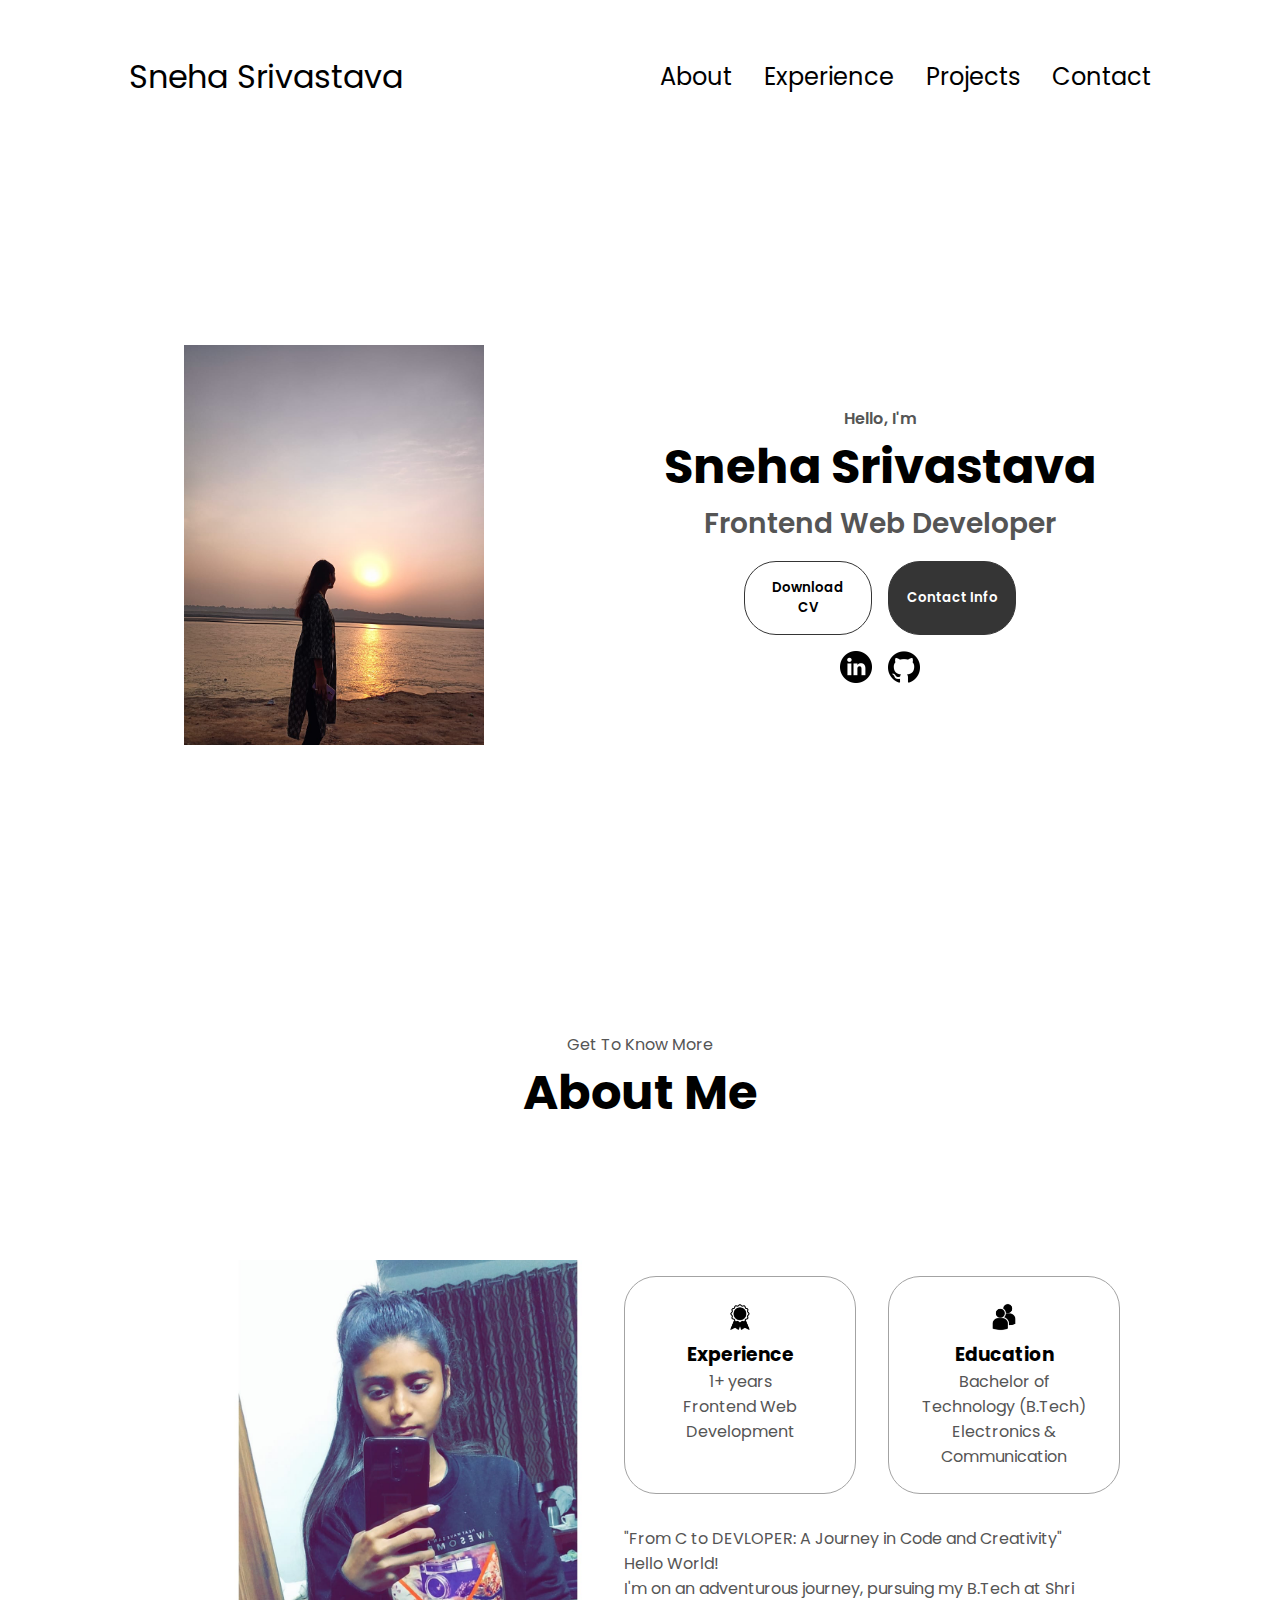
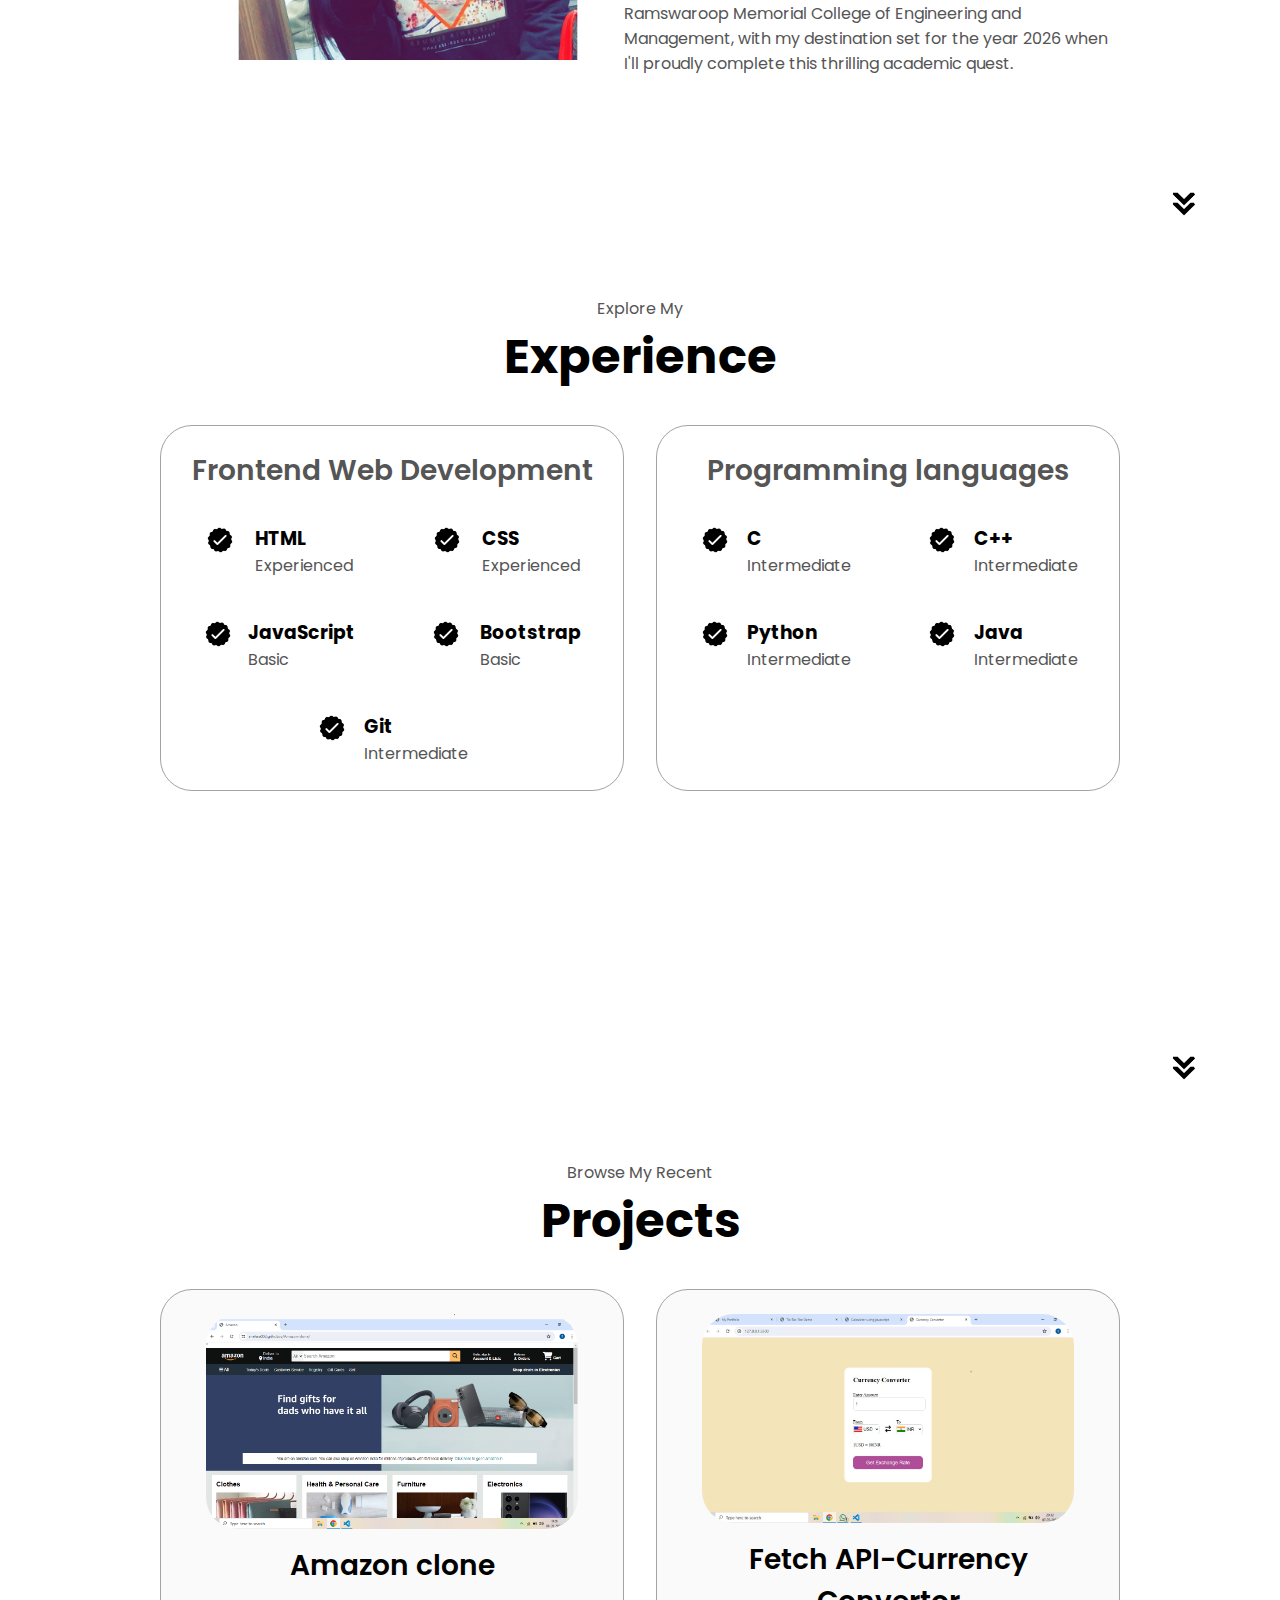
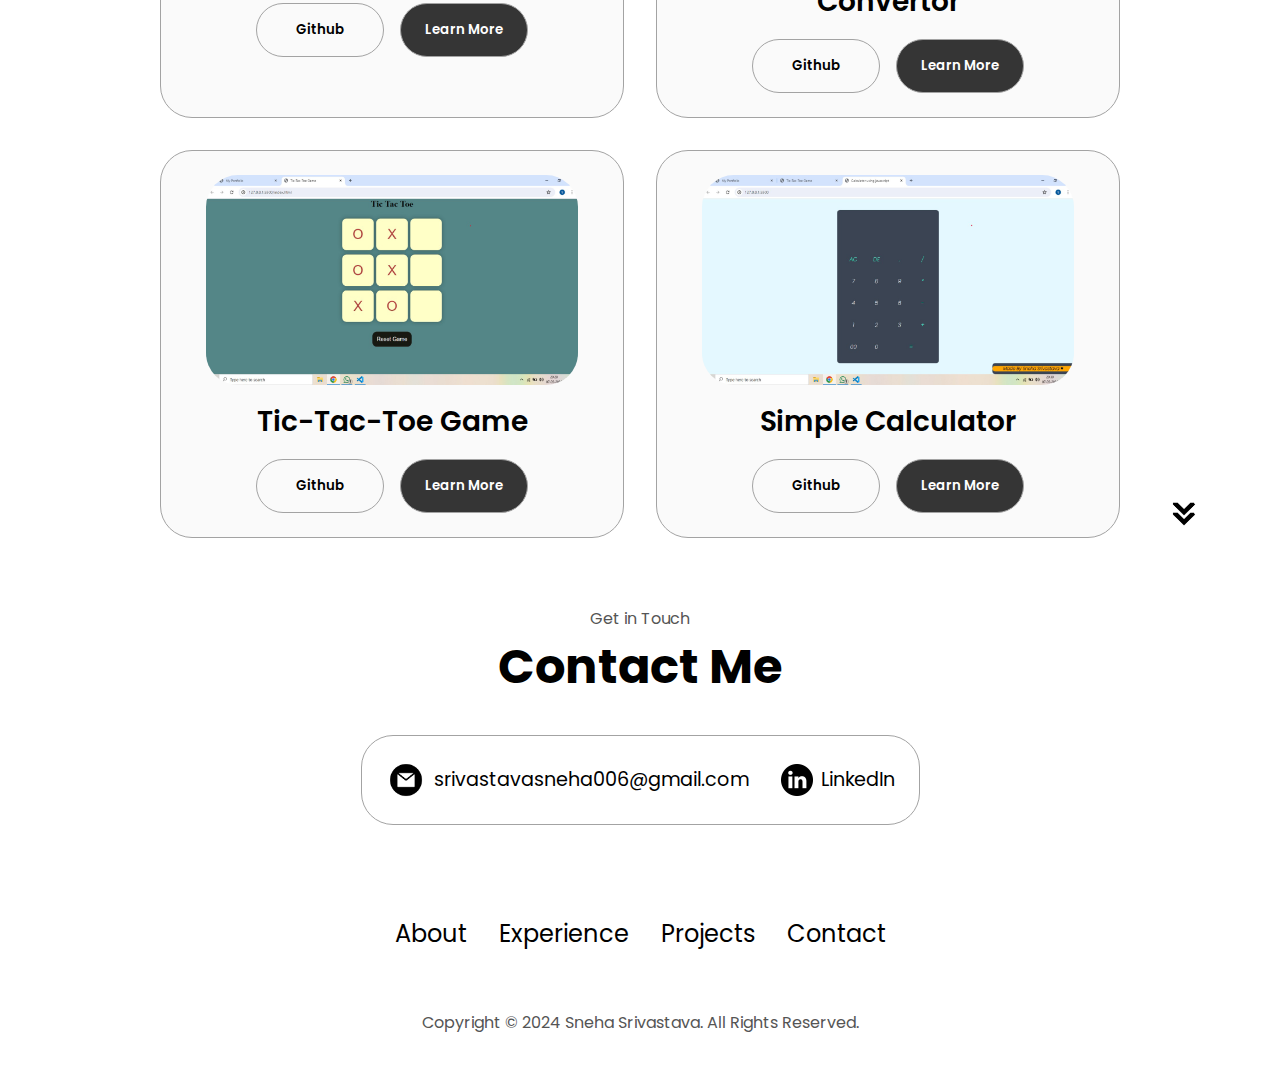
<file: index.html>
<!DOCTYPE html>
<html lang="en">
  <head>
    <meta charset="UTF-8" />
    <meta http-equiv="X-UA-Compatible" content="IE=edge" />
    <meta name="viewport" content="width=device-width, initial-scale=1.0" />
    <title>My Portfolio</title>
    <link rel="stylesheet" href="style.css" />
    <link rel="stylesheet" href="mediaqueries.css" />
  </head>
  <body>
    <nav id="desktop-nav">
      <div class="logo">Sneha Srivastava</div>
      <div>
        <ul class="nav-links">
          <li><a href="#about">About</a></li>
          <li><a href="#experience">Experience</a></li>
          <li><a href="#projects">Projects</a></li>
          <li><a href="#contact">Contact</a></li>
        </ul>
      </div>
    </nav>
    <nav id="hamburger-nav">
      <div class="logo">Sneha Srivastava</div>
      <div class="hamburger-menu">
        <div class="hamburger-icon" onclick="toggleMenu()">
          <span></span>
          <span></span>
          <span></span>
        </div>
        <div class="menu-links">
          <li><a href="#about" onclick="toggleMenu()">About</a></li>
          <li><a href="#experience" onclick="toggleMenu()">Experience</a></li>
          <li><a href="#projects" onclick="toggleMenu()">Projects</a></li>
          <li><a href="#contact" onclick="toggleMenu()">Contact</a></li>
        </div>
      </div>
    </nav>
    <section id="profile">
      <div class="section__pic-container">
        <img src="./assets/profile-pic.png" alt="Sneha Srivastava profile picture" />
      </div>
      <div class="section__text">
        <p class="section__text__p1">Hello, I'm</p>
        <h1 class="title">Sneha Srivastava</h1>
        <p class="section__text__p2">Frontend Web Developer</p>
        <div class="btn-container">
          <button
            class="btn btn-color-2"
            onclick="window.open('./assets/Sneha_Resume.pdf')"
          >
            Download CV
          </button>
          <button class="btn btn-color-1" onclick="location.href='./#contact'">
            Contact Info
          </button>
        </div>
        <div id="socials-container">
          <img
            src="./assets/linkedin.png"
            alt="My LinkedIn profile"
            class="icon"
            onclick="location.href='https://www.linkedin.com/in/sneha-srivastava-4b641a255/'"
          />
          <img
            src="./assets/github.png"
            alt="My Github profile"
            class="icon"
            onclick="location.href='https://github.com/snehaa002'"
          />
        </div>
      </div>
    </section>
    <section id="about">
      <p class="section__text__p1">Get To Know More</p>
      <h1 class="title">About Me</h1>
      <div class="section-container">
        <div class="section__pic-container">
          <img
            src="./assets/about-pic.png"
            alt="Profile picture"
            class="about-pic"
          />
        </div>
        <div class="about-details-container">
          <div class="about-containers">
            <div class="details-container">
              <img
                src="./assets/experience.png"
                alt="Experience icon"
                class="icon"
              />
              <h3>Experience</h3>
              <p>1+ years <br />Frontend Web Development</p>
            </div>
            <div class="details-container">
              <img
                src="./assets/education.png"
                alt="Education icon"
                class="icon"
              />
              <h3>Education</h3>
              <p>Bachelor of Technology (B.Tech) <br />Electronics & Communication</p>
            </div>
          </div>
          <div class="text-container">
            <p>
              "From C to DEVLOPER: A Journey in Code and Creativity"<br>
              Hello World! <br>
              I'm on an adventurous journey, pursuing my B.Tech at Shri Ramswaroop Memorial College 
              of Engineering and Management, with my destination set for the year 
              2026 when I'll proudly complete this thrilling academic quest. 
            </p>
          </div>
        </div>
      </div>
      <img
        src="./assets/arrow.png"
        alt="Arrow icon"
        class="icon arrow"
        onclick="location.href='./#experience'"
      />
    </section>
    <section id="experience">
      <p class="section__text__p1">Explore My</p>
      <h1 class="title">Experience</h1>
      <div class="experience-details-container">
        <div class="about-containers">
          <div class="details-container">
            <h2 class="experience-sub-title">Frontend Web Development</h2>
            <div class="article-container">
              <article>
                <img
                  src="./assets/checkmark.png"
                  alt="Experience icon"
                  class="icon"
                />
                <div>
                  <h3>HTML</h3>
                  <p>Experienced</p>
                </div>
              </article>
              <article>
                <img
                  src="./assets/checkmark.png"
                  alt="Experience icon"
                  class="icon"
                />
                <div>
                  <h3>CSS</h3>
                  <p>Experienced</p>
                </div>
              </article>
              <article>
                <img
                  src="./assets/checkmark.png"
                  alt="Experience icon"
                  class="icon"
                />
                <div>
                  <h3>JavaScript</h3>
                  <p>Basic</p>
                </div>
              </article>
              <article>
                <img
                  src="./assets/checkmark.png"
                  alt="Experience icon"
                  class="icon"
                />
                <div>
                  <h3>Bootstrap</h3>
                  <p>Basic</p>
                </div>
              </article>
              <article>
                <img
                  src="./assets/checkmark.png"
                  alt="Experience icon"
                  class="icon"
                />
                <div>
                  <h3>Git</h3>
                  <p>Intermediate</p>
                </div>
              </article>
            </div>
          </div>
          <div class="details-container">
            <h2 class="experience-sub-title">Programming languages</h2>
            <div class="article-container">
              <article>
                <img
                  src="./assets/checkmark.png"
                  alt="Experience icon"
                  class="icon"
                />
                <div>
                  <h3>C</h3>
                  <p>Intermediate</p>
                </div>
              </article>
              <article>
                <img
                  src="./assets/checkmark.png"
                  alt="Experience icon"
                  class="icon"
                />
                <div>
                  <h3>C++</h3>
                  <p>Intermediate</p>
                </div>
              </article>
              <article>
                <img
                  src="./assets/checkmark.png"
                  alt="Experience icon"
                  class="icon"
                />
                <div>
                  <h3>Python</h3>
                  <p>Intermediate</p>
                </div>
              </article>
              <article>
                <img
                  src="./assets/checkmark.png"
                  alt="Experience icon"
                  class="icon"
                />
                <div>
                  <h3>Java</h3>
                  <p>Intermediate</p>
                </div>
              </article>
            </div>
          </div>
        </div>
      </div>
      <img
        src="./assets/arrow.png"
        alt="Arrow icon"
        class="icon arrow"
        onclick="location.href='./#projects'"
      />
    </section>
    <section id="projects">
      <p class="section__text__p1">Browse My Recent</p>
      <h1 class="title">Projects</h1>
      <div class="experience-details-container">
        <div class="about-containers">
          <div class="details-container color-container">
            <div class="article-container">
              <img
                src="./assets/project-1.png"
                alt="Project 1"
                class="project-img"
              />
            </div>
            <h2 class="experience-sub-title project-title">Amazon clone</h2>
            <div class="btn-container">
              <button
                class="btn btn-color-2 project-btn"
                onclick="location.href='https://github.com/snehaa002/Amazon-clone/tree/master'"
              >
                Github
              </button>
              <button
                class="btn btn-color-1 project-btn-1"
                onclick="location.href='https://snehaa002.github.io/Amazon-clone/'"
              >
               Learn More 
              </button>
            </div>
          </div>
          <div class="details-container color-container">
            <div class="article-container">
              <img
                src="./assets/project-2.png"
                alt="Project 2"
                class="project-img"
              />
            </div>
            <h2 class="experience-sub-title project-title">Fetch API-Currency Convertor</h2>
            <div class="btn-container">
              <button
                class="btn btn-color-2 project-btn"
                onclick="location.href='https://github.com/snehaa002/Fetch-API-Currency-Convertor/tree/master'"
              >
                Github
              </button>
              <button
                class="btn btn-color-1 project-btn-1"
                onclick="location.href='https://snehaa002.github.io/Fetch-API-Currency-Convertor/'"
              >
                Learn More 
              </button>
            </div>
          </div>
          <div class="details-container color-container">
            <div class="article-container">
              <img
                src="./assets/project-3.png"
                alt="Project 3"
                class="project-img"
              />
            </div>
            <h2 class="experience-sub-title project-title">Tic-Tac-Toe Game</h2>
            <div class="btn-container">
              <button
                class="btn btn-color-2 project-btn"
                onclick="location.href='https://github.com/snehaa002/Tic-Tac-Toe-Game/tree/master'"
              >
                Github
              </button>
              <button
                class="btn btn-color-1 project-btn-1"
                onclick="location.href='https://snehaa002.github.io/Tic-Tac-Toe-Game/'"
              >
                Learn More 
              </button>
            </div>
          </div>
          <div class="details-container color-container">
            <div class="article-container">
              <img
                src="./assets/project-4.png"
                alt="Project 4"
                class="project-img"
              />
            </div>
            <h2 class="experience-sub-title project-title">Simple Calculator</h2>
            <div class="btn-container">
              <button
                class="btn btn-color-2 project-btn"
                onclick="location.href='https://github.com/snehaa002/Simple-Calculator/tree/master'"
              >
                Github
              </button>
              <button
                class="btn btn-color-1 project-btn-1"
                onclick="location.href='https://snehaa002.github.io/Simple-Calculator/'"
              >
                Learn More 
              </button>
            </div>
          </div>
        </div>
      </div>
      <img
        src="./assets/arrow.png"
        alt="Arrow icon"
        class="icon arrow"
        onclick="location.href='./#contact'"
      />
    </section>
    <section id="contact">
      <p class="section__text__p1">Get in Touch</p>
      <h1 class="title">Contact Me</h1>
      <div class="contact-info-upper-container">
        <div class="contact-info-container">
          <img
            src="./assets/email.png"
            alt="Email icon"
            class="icon contact-icon email-icon"
          />
          <p><a href="mailto:srivastavasneha006@gmail.com">srivastavasneha006@gmail.com</a></p>
        </div>
        <div class="contact-info-container">
          <img
            src="./assets/linkedin.png"
            alt="LinkedIn icon"
            class="icon contact-icon"
          />
          <p><a href="https://www.linkedin.com/in/sneha-srivastava-4b641a255/">LinkedIn</a></p>
        </div>
      </div>
    </section>
    <footer>
      <nav>
        <div class="nav-links-container">
          <ul class="nav-links">
            <li><a href="#about">About</a></li>
            <li><a href="#experience">Experience</a></li>
            <li><a href="#projects">Projects</a></li>
            <li><a href="#contact">Contact</a></li>
          </ul>
        </div>
      </nav>
      <p>Copyright &#169; 2024 Sneha Srivastava. All Rights Reserved.</p>
    </footer>
    <script src="script.js"></script>
  </body>
</html>
</file>
<file: style.css>
/* GENERAL */

@import url("https://fonts.googleapis.com/css2?family=Poppins:wght@300;400;500;600&display=swap");

* {
  margin: 0;
  padding: 0;
}

body {
  font-family: "Poppins", sans-serif;
}

html {
  scroll-behavior: smooth;
}

p {
  color: rgb(85, 85, 85);
}

/* TRANSITION */

a,
.btn {
  transition: all 300ms ease;
}

/* DESKTOP NAV */

nav,
.nav-links {
  display: flex;
}

nav {
  justify-content: space-around;
  align-items: center;
  height: 17vh;
}

.nav-links {
  gap: 2rem;
  list-style: none;
  font-size: 1.5rem;
}

a {
  color: black;
  text-decoration: none;
  text-decoration-color: white;
}

a:hover {
  color: grey;
  text-decoration: underline;
  text-underline-offset: 1rem;
  text-decoration-color: rgb(181, 181, 181);
}

.logo {
  font-size: 2rem;
}

.logo:hover {
  cursor: default;
}

/* HAMBURGER MENU */

#hamburger-nav {
  display: none;
}

.hamburger-menu {
  position: relative;
  display: inline-block;
}

.hamburger-icon {
  display: flex;
  flex-direction: column;
  justify-content: space-between;
  height: 24px;
  width: 30px;
  cursor: pointer;
}

.hamburger-icon span {
  width: 100%;
  height: 2px;
  background-color: black;
  transition: all 0.3 ease-in-out;
}

.menu-links {
  position: absolute;
  top: 100%;
  right: 0;
  background-color: white;
  width: fit-content;
  max-height: 0;
  overflow: hidden;
  transition: all 0.3 ease-in-out;
}

.menu-links a {
  display: block;
  padding: 10px;
  text-align: center;
  font-size: 1.5rem;
  color: black;
  text-decoration: none;
  transition: all 0.3 ease-in-out;
}

.menu-links li {
  list-style: none;
}

.menu-links.open {
  max-height: 300px;
}

.hamburger-icon.open span:first-child {
  transform: rotate(45deg) translate(10px, 5px);
}

.hamburger-icon.open span:nth-child(2) {
  opacity: 0;
}

.hamburger-icon.open span:last-child {
  transform: rotate(-45deg) translate(10px, -5px);
}

.hamburger-icon span:first-child {
  transform: none;
}

.hamburger-icon span:first-child {
  opacity: 1;
}

.hamburger-icon span:first-child {
  transform: none;
}

/* SECTIONS */

section {
  padding-top: 4vh;
  height: 96vh;
  margin: 0 10rem;
  box-sizing: border-box;
  min-height: fit-content;
}

.section-container {
  display: flex;
}

/* PROFILE SECTION */

#profile {
  display: flex;
  justify-content: center;
  gap: 5rem;
  height: 80vh;
}

.section__pic-container {
  display: flex;
  height: 400px;
  width: 400px;
  margin: auto 0;
}

.section__text {
  align-self: center;
  text-align: center;
}

.section__text p {
  font-weight: 600;
}

.section__text__p1 {
  text-align: center;
}

.section__text__p2 {
  font-size: 1.75rem;
  margin-bottom: 1rem;
}

.title {
  font-size: 3rem;
  text-align: center;
}

#socials-container {
  display: flex;
  justify-content: center;
  margin-top: 1rem;
  gap: 1rem;
}

/* ICONS */

.icon {
  cursor: pointer;
  height: 2rem;
}

/* BUTTONS */

.btn-container {
  display: flex;
  justify-content: center;
  gap: 1rem;
}

.btn {
  font-weight: 600;
  transition: all 300ms ease;
  padding: 1rem;
  width: 8rem;
  border-radius: 2rem;
  font-family: "Poppins", sans-serif;
}

.btn-color-1,
.btn-color-2 {
  border: rgb(53, 53, 53) 0.1rem solid;
}

.btn-color-1:hover,
.btn-color-2:hover {
  cursor: pointer;
}

.btn-color-1,
.btn-color-2:hover {
  background: rgb(53, 53, 53);
  color: white;
}

.btn-color-1:hover {
  background: rgb(0, 0, 0);
  color: white;
}

.btn-color-2 {
  background: none;
}

.btn-color-2:hover {
  border: rgb(255, 255, 255) 0.1rem solid;
}

.btn-container {
  gap: 1rem;
}

/* ABOUT SECTION */

#about {
  position: relative;
}

.about-containers {
  gap: 2rem;
  margin-bottom: 2rem;
  margin-top: 2rem;
}

.about-details-container {
  justify-content: center;
  flex-direction: column;
}

.about-containers,
.about-details-container {
  display: flex;
}

.about-pic {
  border-radius: 2rem;
}

.arrow {
  position: absolute;
  right: -5rem;
  bottom: 2.5rem;
}

.details-container {
  padding: 1.5rem;
  flex: 1;
  background: white;
  border-radius: 2rem;
  border: rgb(53, 53, 53) 0.1rem solid;
  border-color: rgb(163, 163, 163);
  text-align: center;
}

.section-container {
  gap: 4rem;
  height: 80%;
}

.section__pic-container {
  height: 400px;
  width: 400px;
  margin: auto 0;
}

/* EXPERIENCE SECTION */

#experience {
  position: relative;
}

.experience-sub-title {
  color: rgb(85, 85, 85);
  font-weight: 600;
  font-size: 1.75rem;
  margin-bottom: 2rem;
}

.experience-details-container {
  display: flex;
  justify-content: center;
  flex-direction: column;
}

.article-container {
  display: flex;
  text-align: initial;
  flex-wrap: wrap;
  flex-direction: row;
  gap: 2.5rem;
  justify-content: space-around;
}

article {
  display: flex;
  width: 10rem;
  justify-content: space-around;
  gap: 0.5rem;
}

article .icon {
  cursor: default;
}

/* PROJECTS SECTION */

#projects {
  position: relative;
}

.color-container {
  border-color: rgb(163, 163, 163);
  background: rgb(250, 250, 250);
}

.project-img {
  border-radius: 2rem;
  width: 90%;
  height: 90%;
}

.project-title {
  margin: 1rem;
  color: black;
}

.project-btn {
  color: black;
  border-color: rgb(163, 163, 163);
}

.project-btn-1 {
  color: white;
  border-color: rgb(163, 163, 163);
}

/* CONTACT */

#contact {
  display: flex;
  justify-content: center;
  flex-direction: column;
  height: 70vh;
}

.contact-info-upper-container {
  display: flex;
  justify-content: center;
  border-radius: 2rem;
  border: rgb(53, 53, 53) 0.1rem solid;
  border-color: rgb(163, 163, 163);
  background: (250, 250, 250);
  margin: 2rem auto;
  padding: 0.5rem;
}

.contact-info-container {
  display: flex;
  align-items: center;
  justify-content: center;
  gap: 0.5rem;
  margin: 1rem;
}

.contact-info-container p {
  font-size: larger;
}

.contact-icon {
  cursor: default;
}

.email-icon {
  height: 2.5rem;
}

/* FOOTER SECTION */

footer {
  height: 26vh;
  margin: 0 1rem;
}

footer p {
  text-align: center;
}
</file>
<file: mediaqueries.css>
@media screen and (max-width: 1400px) {
    #profile {
      height: 83vh;
      margin-bottom: 6rem;
    }
    .about-containers {
      flex-wrap: wrap;
    }
    #contact,
    #projects {
      height: fit-content;
    }
  }
  
  @media screen and (max-width: 1200px) {
    #desktop-nav {
      display: none;
    }
    #hamburger-nav {
      display: flex;
    }
    #experience,
    .experience-details-container {
      margin-top: 2rem;
    }
    #profile,
    .section-container {
      display: block;
    }
    .arrow {
      display: none;
    }
    section,
    .section-container {
      height: fit-content;
    }
    section {
      margin: 0 5%;
    }
    .section__pic-container {
      width: 275px;
      height: 275px;
      margin: 0 auto 2rem;
    }
    .about-containers {
      margin-top: 0;
    }
  }
  
  @media screen and (max-width: 600px) {
    #contact,
    footer {
      height: 40vh;
    }
    #profile {
      height: 83vh;
      margin-bottom: 0;
    }
    article {
      font-size: 1rem;
    }
    footer nav {
      height: fit-content;
      margin-bottom: 2rem;
    }
    .about-containers,
    .contact-info-upper-container,
    .btn-container {
      flex-wrap: wrap;
    }
    .contact-info-container {
      margin: 0;
    }
    .contact-info-container p,
    .nav-links li a {
      font-size: 1rem;
    }
    .experience-sub-title {
      font-size: 1.25rem;
    }
    .logo {
      font-size: 1.5rem;
    }
    .nav-links {
      flex-direction: column;
      gap: 0.5rem;
      text-align: center;
    }
    .section__pic-container {
      width: auto;
      height: 46vw;
      justify-content: center;
    }
    .section__text__p2 {
      font-size: 1.25rem;
    }
    .title {
      font-size: 2rem;
    }
    .text-container {
      text-align: justify;
    }
  }
</file>
